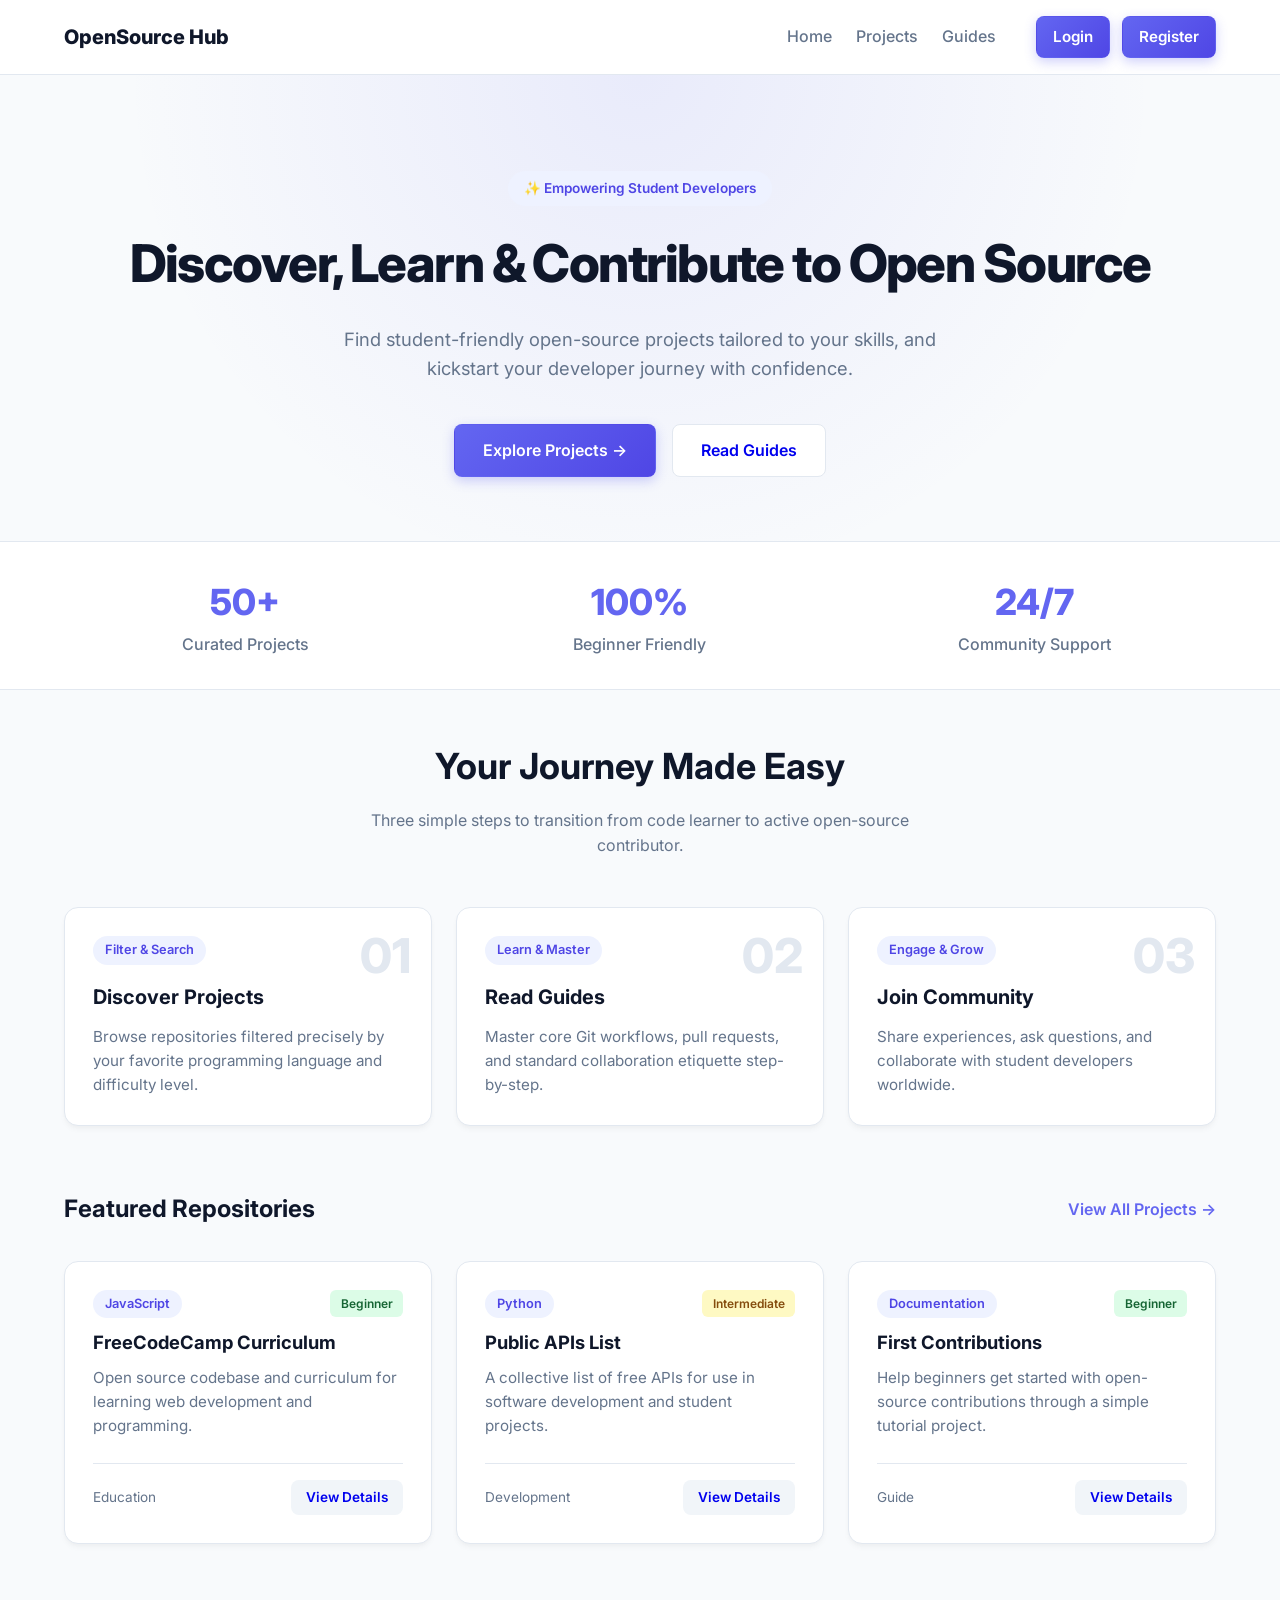
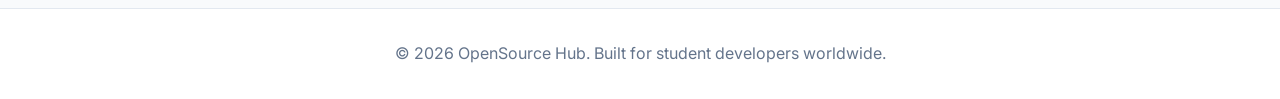
<file: index.html>
<!DOCTYPE html>
<html lang="en">

<head>
  <meta charset="UTF-8">
  <meta name="viewport" content="width=device-width, initial-scale=1.0">
  <title>OpenSource Hub - Discover, Learn & Contribute</title>
  <link rel="preconnect" href="https://fonts.googleapis.com">
  <link href="https://fonts.googleapis.com/css2?family=Inter:wght@400;500;600;700;800&display=swap" rel="stylesheet">
  <link rel="stylesheet" href="css/style.css">
</head>

<body>
  <!-- Navbar injected by navbar.js -->
  <div id="navbar"></div>

  <!-- Hero Section -->
  <section class="hero">
    <div class="container">
      <span class="tag" style="margin-bottom: 1rem; padding: 0.4rem 1rem; font-size: 0.85rem;">✨ Empowering Student Developers</span>
      <h1>Discover, Learn & Contribute to Open Source</h1>
      <p>Find student-friendly open-source projects tailored to your skills, and kickstart your developer journey with confidence.</p>
      <div style="display: flex; gap: 1rem; justify-content: center; align-items: center;">
        <a href="projects.html" class="btn btn-primary" style="text-decoration: none; padding: 0.8rem 1.75rem; font-size: 1rem;">Explore Projects →</a>
        <a href="guides.html" class="btn" style="text-decoration: none; padding: 0.8rem 1.75rem; font-size: 1rem; background: #ffffff; border-color: var(--border);">Read Guides</a>
      </div>
    </div>
  </section>

  <!-- Dynamic Stats Bar -->
  <section style="background: #ffffff; border-top: 1px solid var(--border); border-bottom: 1px solid var(--border); padding: 2rem 0; margin-bottom: 3rem;">
    <div class="container" style="display: grid; grid-template-columns: repeat(auto-fit, minmax(200px, 1fr)); gap: 2rem; text-align: center;">
      <div>
        <h2 style="font-size: 2.25rem; color: var(--primary); font-weight: 800;">50+</h2>
        <p class="text-muted" style="font-weight: 500;">Curated Projects</p>
      </div>
      <div>
        <h2 style="font-size: 2.25rem; color: var(--primary); font-weight: 800;">100%</h2>
        <p class="text-muted" style="font-weight: 500;">Beginner Friendly</p>
      </div>
      <div>
        <h2 style="font-size: 2.25rem; color: var(--primary); font-weight: 800;">24/7</h2>
        <p class="text-muted" style="font-weight: 500;">Community Support</p>
      </div>
    </div>
  </section>

  <!-- Interactive 3-Step Guide Section -->
  <section class="section container" style="margin-bottom: 4rem;">
    <div class="text-center" style="max-width: 600px; margin: 0 auto 3rem;">
      <h2 style="font-size: 2.25rem; margin-bottom: 0.75rem;">Your Journey Made Easy</h2>
      <p class="text-muted">Three simple steps to transition from code learner to active open-source contributor.</p>
    </div>
    <div class="grid">
      <div class="card" style="position: relative; overflow: hidden;">
        <div style="font-size: 3rem; font-weight: 800; color: #e2e8f0; position: absolute; top: 10px; right: 20px; z-index: 0;">01</div>
        <div style="position: relative; z-index: 1;">
          <span class="tag" style="margin-bottom: 1rem;">Filter & Search</span>
          <h3 style="font-size: 1.25rem; margin-bottom: 0.75rem; color: var(--text);">Discover Projects</h3>
          <p class="text-muted" style="font-size: 0.95rem;">Browse repositories filtered precisely by your favorite programming language and difficulty level.</p>
        </div>
      </div>
      <div class="card" style="position: relative; overflow: hidden;">
        <div style="font-size: 3rem; font-weight: 800; color: #e2e8f0; position: absolute; top: 10px; right: 20px; z-index: 0;">02</div>
        <div style="position: relative; z-index: 1;">
          <span class="tag" style="margin-bottom: 1rem;">Learn & Master</span>
          <h3 style="font-size: 1.25rem; margin-bottom: 0.75rem; color: var(--text);">Read Guides</h3>
          <p class="text-muted" style="font-size: 0.95rem;">Master core Git workflows, pull requests, and standard collaboration etiquette step-by-step.</p>
        </div>
      </div>
      <div class="card" style="position: relative; overflow: hidden;">
        <div style="font-size: 3rem; font-weight: 800; color: #e2e8f0; position: absolute; top: 10px; right: 20px; z-index: 0;">03</div>
        <div style="position: relative; z-index: 1;">
          <span class="tag" style="margin-bottom: 1rem;">Engage & Grow</span>
          <h3 style="font-size: 1.25rem; margin-bottom: 0.75rem; color: var(--text);">Join Community</h3>
          <p class="text-muted" style="font-size: 0.95rem;">Share experiences, ask questions, and collaborate with student developers worldwide.</p>
        </div>
      </div>
    </div>
  </section>

  <!-- Featured Projects Preview -->
  <section class="section container" style="margin-bottom: 4rem;">
    <div style="display: flex; justify-content: space-between; align-items: center; margin-bottom: 2rem;">
      <h2>Featured Repositories</h2>
      <a href="projects.html" style="font-weight: 600; text-decoration: none; color: var(--primary);">View All Projects →</a>
    </div>
    <div class="grid">
      <div class="card">
        <div style="display: flex; justify-content: space-between; align-items: start; margin-bottom: 10px;">
          <span class="tag">JavaScript</span>
          <span class="badge badge-beginner">Beginner</span>
        </div>
        <h3 class="card-title" style="font-size: 1.15rem; margin-bottom: 8px;">FreeCodeCamp Curriculum</h3>
        <p class="text-muted" style="font-size: 0.95rem; margin-bottom: 1.5rem;">Open source codebase and curriculum for learning web development and programming.</p>
        <div style="display: flex; justify-content: space-between; align-items: center; border-top: 1px solid var(--border); padding-top: 1rem;">
          <span style="font-size: 0.85rem; color: var(--text-muted);">Education</span>
          <a href="projects.html" class="btn" style="padding: 6px 14px; font-size: 0.85rem; text-decoration: none; background: #f1f5f9;">View Details</a>
        </div>
      </div>
      <div class="card">
        <div style="display: flex; justify-content: space-between; align-items: start; margin-bottom: 10px;">
          <span class="tag">Python</span>
          <span class="badge badge-intermediate">Intermediate</span>
        </div>
        <h3 class="card-title" style="font-size: 1.15rem; margin-bottom: 8px;">Public APIs List</h3>
        <p class="text-muted" style="font-size: 0.95rem; margin-bottom: 1.5rem;">A collective list of free APIs for use in software development and student projects.</p>
        <div style="display: flex; justify-content: space-between; align-items: center; border-top: 1px solid var(--border); padding-top: 1rem;">
          <span style="font-size: 0.85rem; color: var(--text-muted);">Development</span>
          <a href="projects.html" class="btn" style="padding: 6px 14px; font-size: 0.85rem; text-decoration: none; background: #f1f5f9;">View Details</a>
        </div>
      </div>
      <div class="card">
        <div style="display: flex; justify-content: space-between; align-items: start; margin-bottom: 10px;">
          <span class="tag">Documentation</span>
          <span class="badge badge-beginner">Beginner</span>
        </div>
        <h3 class="card-title" style="font-size: 1.15rem; margin-bottom: 8px;">First Contributions</h3>
        <p class="text-muted" style="font-size: 0.95rem; margin-bottom: 1.5rem;">Help beginners get started with open-source contributions through a simple tutorial project.</p>
        <div style="display: flex; justify-content: space-between; align-items: center; border-top: 1px solid var(--border); padding-top: 1rem;">
          <span style="font-size: 0.85rem; color: var(--text-muted);">Guide</span>
          <a href="projects.html" class="btn" style="padding: 6px 14px; font-size: 0.85rem; text-decoration: none; background: #f1f5f9;">View Details</a>
        </div>
      </div>
    </div>
  </section>

  <!-- Footer injected by navbar.js -->
  <div id="footer"></div>

  <script src="js/navbar.js"></script>
</body>

</html>
</file>
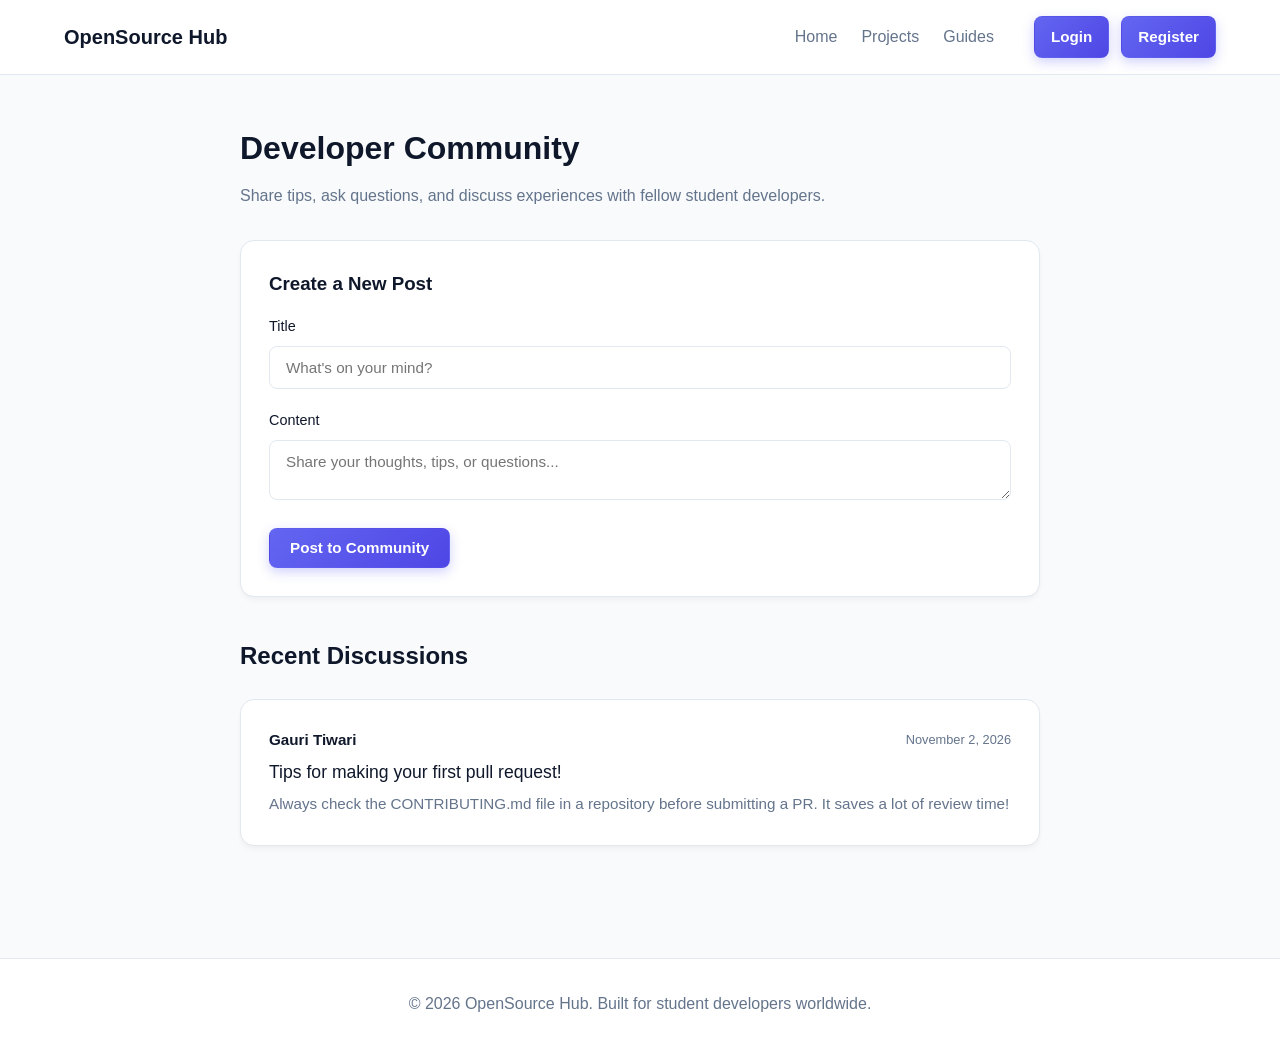
<file: community.html>
<!DOCTYPE html>
<html lang="en">
<head>
    <meta charset="UTF-8">
    <meta name="viewport" content="width=device-width, initial-scale=1.0">
    <title>OpenSource Hub - Community</title>
    <link rel="stylesheet" href="css/style.css">
</head>
<body>
    <div id="navbar"></div>

    <main class="container" style="padding: 3rem 0; max-width: 800px;">
        <h1 style="margin-bottom: 0.5rem;">Developer Community</h1>
        <p class="text-muted" style="margin-bottom: 2rem;">Share tips, ask questions, and discuss experiences with fellow student developers.</p>

        <!-- New Post Form Card -->
        <div class="card" style="margin-bottom: 2.5rem;">
            <h3>Create a New Post</h3>
            <form id="postForm" style="margin-top: 1rem;">
                <div class="form-group">
                    <label for="postTitle">Title</label>
                    <input type="text" id="postTitle" required placeholder="What's on your mind?">
                </div>
                <div class="form-group">
                    <label for="postContent">Content</label>
                    <textarea id="postContent" required placeholder="Share your thoughts, tips, or questions..."></textarea>
                </div>
                <button type="submit" id="postBtn" class="btn btn-primary">Post to Community</button>
            </form>
        </div>

        <!-- Community Posts List Section -->
        <div>
            <h2>Recent Discussions</h2>
            <div id="postsList" style="margin-top: 1.5rem; display: flex; flex-direction: column; gap: 1rem;">
                <!-- Sample Community Post Card -->
                <div class="card">
                    <div style="display: flex; justify-content: space-between; align-items: center; margin-bottom: 6px;">
                        <span style="font-weight: 700; font-size: 0.95rem;">Gauri Tiwari</span>
                        <span style="font-size: 0.8rem; color: var(--text-muted);">November 2, 2026</span>
                    </div>
                    <div class="card-title" style="font-size: 1.1rem; margin-bottom: 6px;">Tips for making your first pull request!</div>
                    <p class="text-muted" style="font-size: 0.95rem; margin-bottom: 0;">Always check the CONTRIBUTING.md file in a repository before submitting a PR. It saves a lot of review time!</p>
                </div>
            </div>
        </div>
    </main>

    <div id="footer"></div>
    <script src="js/navbar.js"></script>
</body>
</html>
</file>
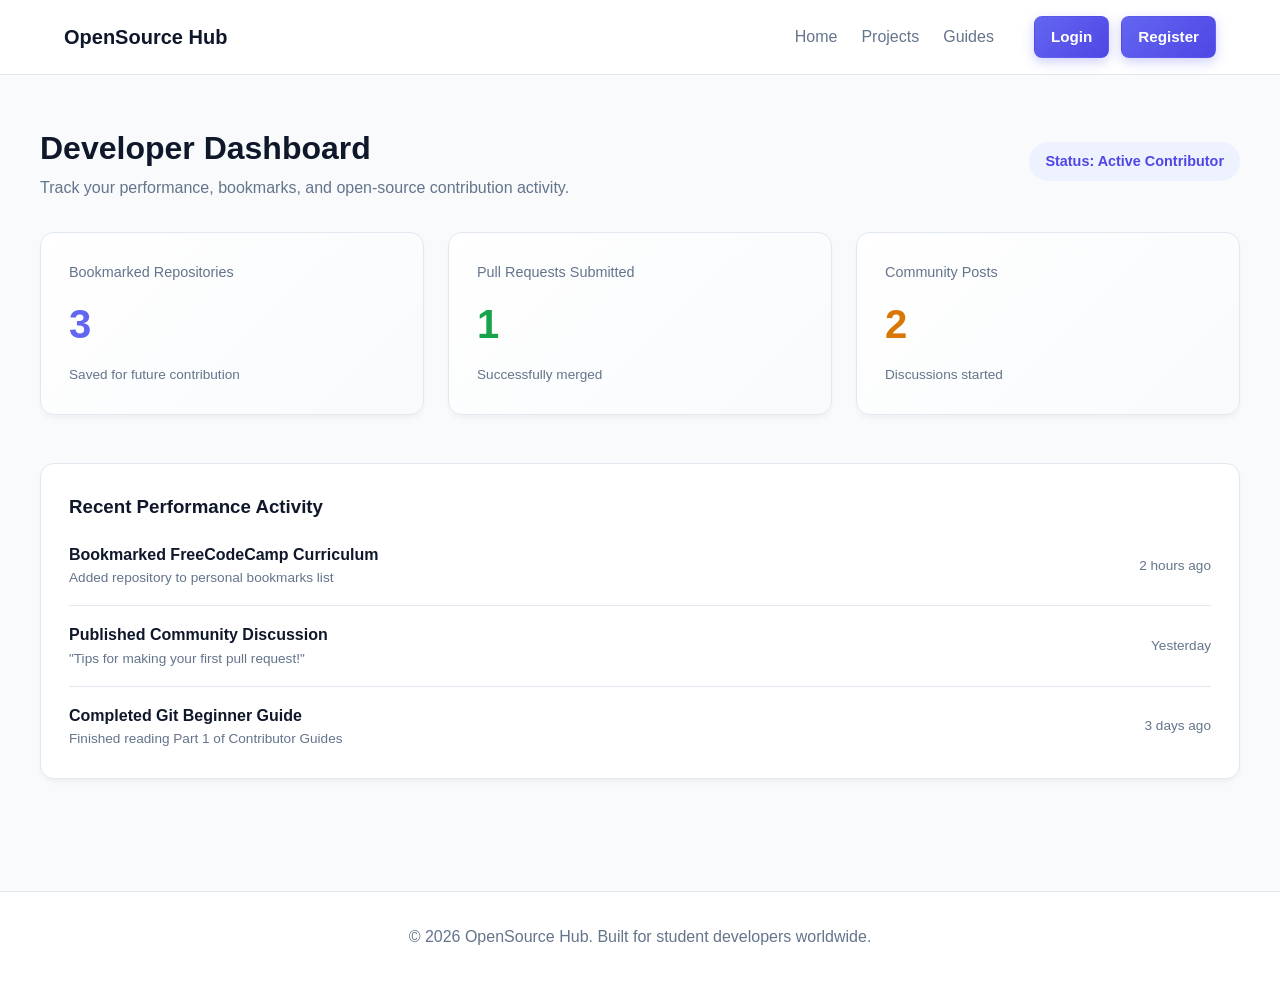
<file: dashboard.html>
<!DOCTYPE html>
<html lang="en">
<head>
    <meta charset="UTF-8">
    <meta name="viewport" content="width=device-width, initial-scale=1.0">
    <title>OpenSource Hub - My Dashboard</title>
    <link rel="stylesheet" href="css/style.css">
</head>
<body>
    <div id="navbar"></div>

    <main class="container" style="padding: 3rem 0;">
        <div style="display: flex; justify-content: space-between; align-items: center; margin-bottom: 2rem;">
            <div>
                <h1>Developer Dashboard</h1>
                <p class="text-muted">Track your performance, bookmarks, and open-source contribution activity.</p>
            </div>
            <span class="tag" style="padding: 0.5rem 1rem; font-size: 0.9rem;">Status: Active Contributor</span>
        </div>

        <!-- Performance Stats Cards Grid -->
        <div class="grid" style="margin-bottom: 3rem;">
            <div class="card" style="background: linear-gradient(135deg, #ffffff 0%, #f8fafc 100%);">
                <p class="text-muted" style="font-size: 0.9rem; font-weight: 500; margin-bottom: 0.5rem;">Bookmarked Repositories</p>
                <h2 style="font-size: 2.5rem; color: var(--primary); font-weight: 800;">3</h2>
                <p style="font-size: 0.85rem; color: var(--text-muted); margin-top: 0.5rem;">Saved for future contribution</p>
            </div>
            <div class="card" style="background: linear-gradient(135deg, #ffffff 0%, #f8fafc 100%);">
                <p class="text-muted" style="font-size: 0.9rem; font-weight: 500; margin-bottom: 0.5rem;">Pull Requests Submitted</p>
                <h2 style="font-size: 2.5rem; color: #16a34a; font-weight: 800;">1</h2>
                <p style="font-size: 0.85rem; color: var(--text-muted); margin-top: 0.5rem;">Successfully merged</p>
            </div>
            <div class="card" style="background: linear-gradient(135deg, #ffffff 0%, #f8fafc 100%);">
                <p class="text-muted" style="font-size: 0.9rem; font-weight: 500; margin-bottom: 0.5rem;">Community Posts</p>
                <h2 style="font-size: 2.5rem; color: #d97706; font-weight: 800;">2</h2>
                <p style="font-size: 0.85rem; color: var(--text-muted); margin-top: 0.5rem;">Discussions started</p>
            </div>
        </div>

        <!-- Recent Activity Section -->
        <div class="card">
            <h3 style="margin-bottom: 1.25rem;">Recent Performance Activity</h3>
            <div style="display: flex; flex-direction: column; gap: 1rem;">
                <div style="display: flex; justify-content: space-between; align-items: center; padding-bottom: 1rem; border-bottom: 1px solid var(--border);">
                    <div>
                        <p style="font-weight: 600;">Bookmarked FreeCodeCamp Curriculum</p>
                        <p class="text-muted" style="font-size: 0.85rem;">Added repository to personal bookmarks list</p>
                    </div>
                    <span style="font-size: 0.85rem; color: var(--text-muted);">2 hours ago</span>
                </div>
                <div style="display: flex; justify-content: space-between; align-items: center; padding-bottom: 1rem; border-bottom: 1px solid var(--border);">
                    <div>
                        <p style="font-weight: 600;">Published Community Discussion</p>
                        <p class="text-muted" style="font-size: 0.85rem;">"Tips for making your first pull request!"</p>
                    </div>
                    <span style="font-size: 0.85rem; color: var(--text-muted);">Yesterday</span>
                </div>
                <div style="display: flex; justify-content: space-between; align-items: center;">
                    <div>
                        <p style="font-weight: 600;">Completed Git Beginner Guide</p>
                        <p class="text-muted" style="font-size: 0.85rem;">Finished reading Part 1 of Contributor Guides</p>
                    </div>
                    <span style="font-size: 0.85rem; color: var(--text-muted);">3 days ago</span>
                </div>
            </div>
        </div>
    </main>

    <div id="footer"></div>
    <script src="js/navbar.js"></script>
</body>
</html>
</file>
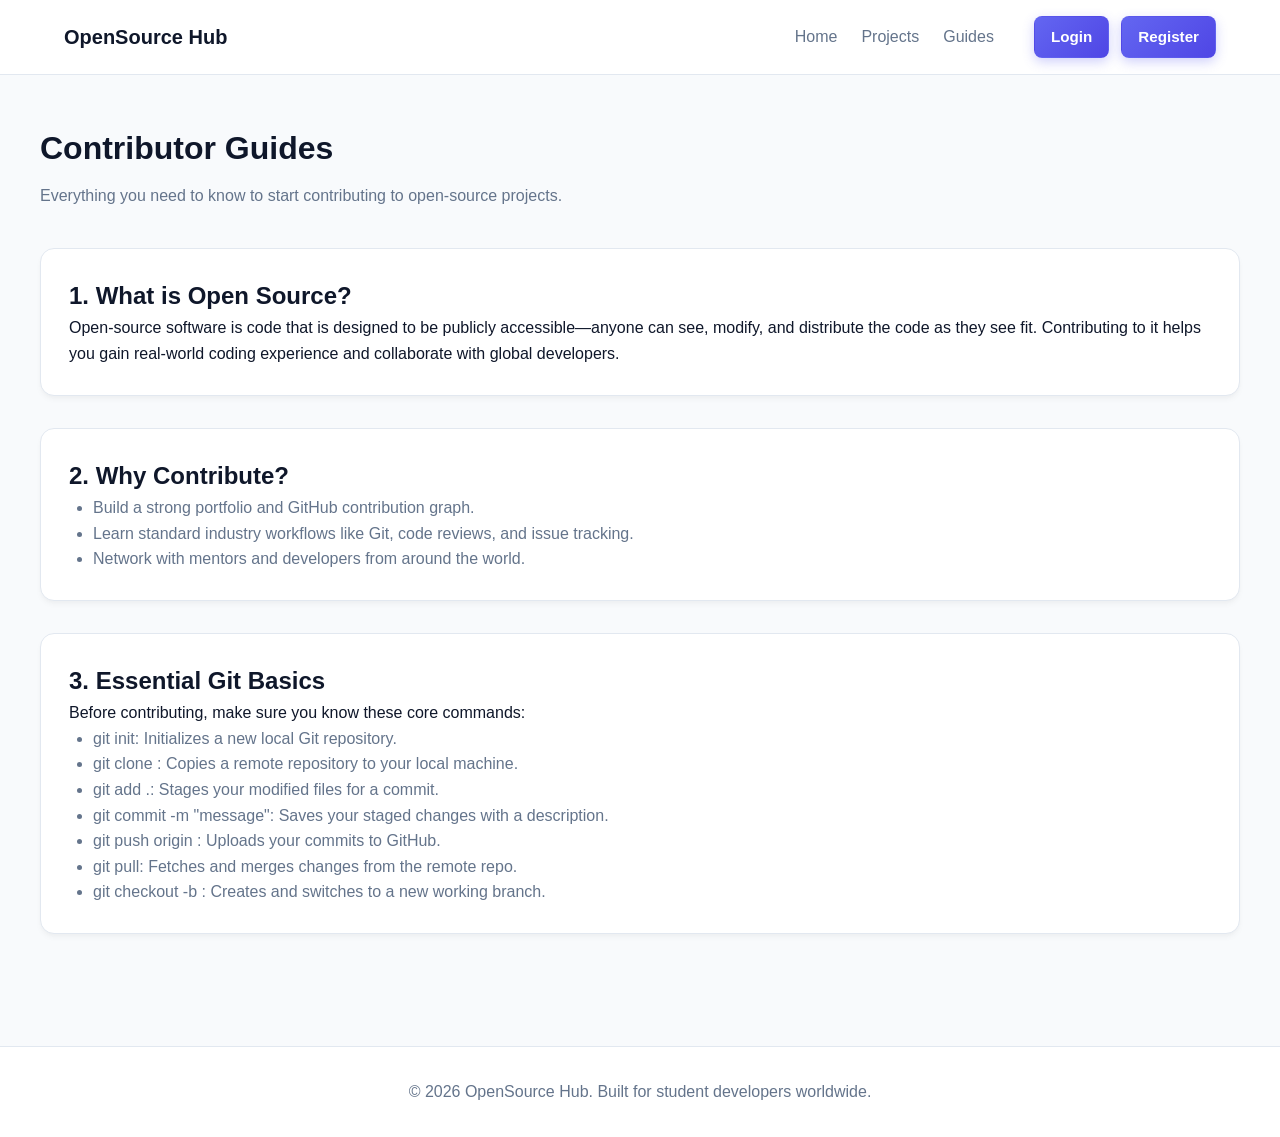
<file: guides.html>
<!DOCTYPE html>
<html lang="en">
<head>
    <meta charset="UTF-8">
    <meta name="viewport" content="width=device-width, initial-scale=1.0">
    <title>OpenSource Hub - Guides</title>
    <link rel="stylesheet" href="css/style.css">
</head>
<body>
    <div id="navbar"></div>

    <main class="container" style="padding: 3rem 0;">
        <h1 style="margin-bottom: 0.5rem;">Contributor Guides</h1>
        <p class="text-muted" style="margin-bottom: 2.5rem;">Everything you need to know to start contributing to open-source projects.</p>

        <div class="card" style="margin-bottom: 2rem;">
            <h2>1. What is Open Source?</h2>
            <p>Open-source software is code that is designed to be publicly accessible—anyone can see, modify, and distribute the code as they see fit. Contributing to it helps you gain real-world coding experience and collaborate with global developers.</p>
        </div>

        <div class="card" style="margin-bottom: 2rem;">
            <h2>2. Why Contribute?</h2>
            <ul style="margin-left: 1.5rem; color: var(--text-muted);">
                <li>Build a strong portfolio and GitHub contribution graph.</li>
                <li>Learn standard industry workflows like Git, code reviews, and issue tracking.</li>
                <li>Network with mentors and developers from around the world.</li>
            </ul>
        </div>

        <div class="card">
            <h2>3. Essential Git Basics</h2>
            <p>Before contributing, make sure you know these core commands:</p>
            <ul style="margin-left: 1.5rem; color: var(--text-muted);">
                <li><code>git init</code>: Initializes a new local Git repository.</li>
                <li><code>git clone <url></code>: Copies a remote repository to your local machine.</li>
                <li><code>git add .</code>: Stages your modified files for a commit.</li>
                <li><code>git commit -m "message"</code>: Saves your staged changes with a description.</li>
                <li><code>git push origin <branch></code>: Uploads your commits to GitHub.</li>
                <li><code>git pull</code>: Fetches and merges changes from the remote repo.</li>
                <li><code>git checkout -b <branch></code>: Creates and switches to a new working branch.</li>
            </ul>
        </div>
    </main>

    <div id="footer"></div>
    <script src="js/navbar.js"></script>
</body>
</html>
</file>
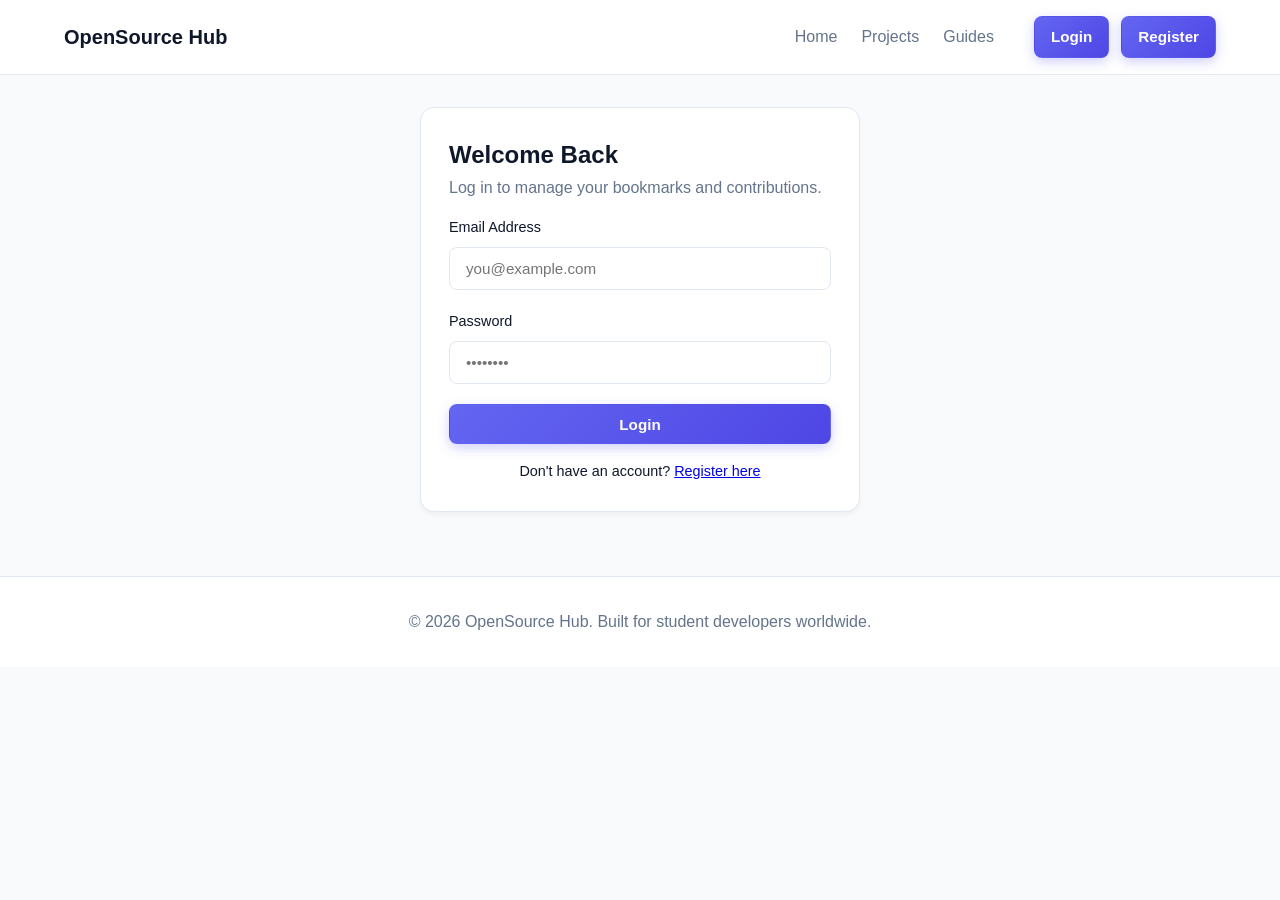
<file: login.html>
<!DOCTYPE html>
<html lang="en">
<head>
    <meta charset="UTF-8">
    <meta name="viewport" content="width=device-width, initial-scale=1.0">
    <title>OpenSource Hub - Login</title>
    <link rel="stylesheet" href="css/style.css">
</head>
<body>
    <div id="navbar"></div>

    <main class="container">
        <div class="card form-card" style="margin-top: 2rem;">
            <h2>Welcome Back</h2>
            <p class="text-muted">Log in to manage your bookmarks and contributions.</p>
            
            <div id="errorMsg" class="error-msg"></div>

            <form id="loginForm">
                <div class="form-group">
                    <label for="email">Email Address</label>
                    <input type="email" id="email" required placeholder="you@example.com">
                </div>
                <div class="form-group">
                    <label for="password">Password</label>
                    <input type="password" id="password" required placeholder="••••••••">
                </div>
                <button type="submit" id="loginBtn" class="btn btn-primary btn-block">Login</button>
            </form>
            <p style="margin-top: 1rem; text-align: center; font-size: 0.9rem;">
                Don't have an account? <a href="register.html">Register here</a>
            </p>
        </div>
    </main>

    <div id="footer"></div>
    <script src="js/navbar.js"></script>
    <script>
    document.getElementById("loginForm").addEventListener("submit", (e) => {
        e.preventDefault();
        // Set logged-in state
        localStorage.setItem("isLoggedIn", "true");
        window.location.href = "dashboard.html";
    });
</script>
</body>
</html>
</file>
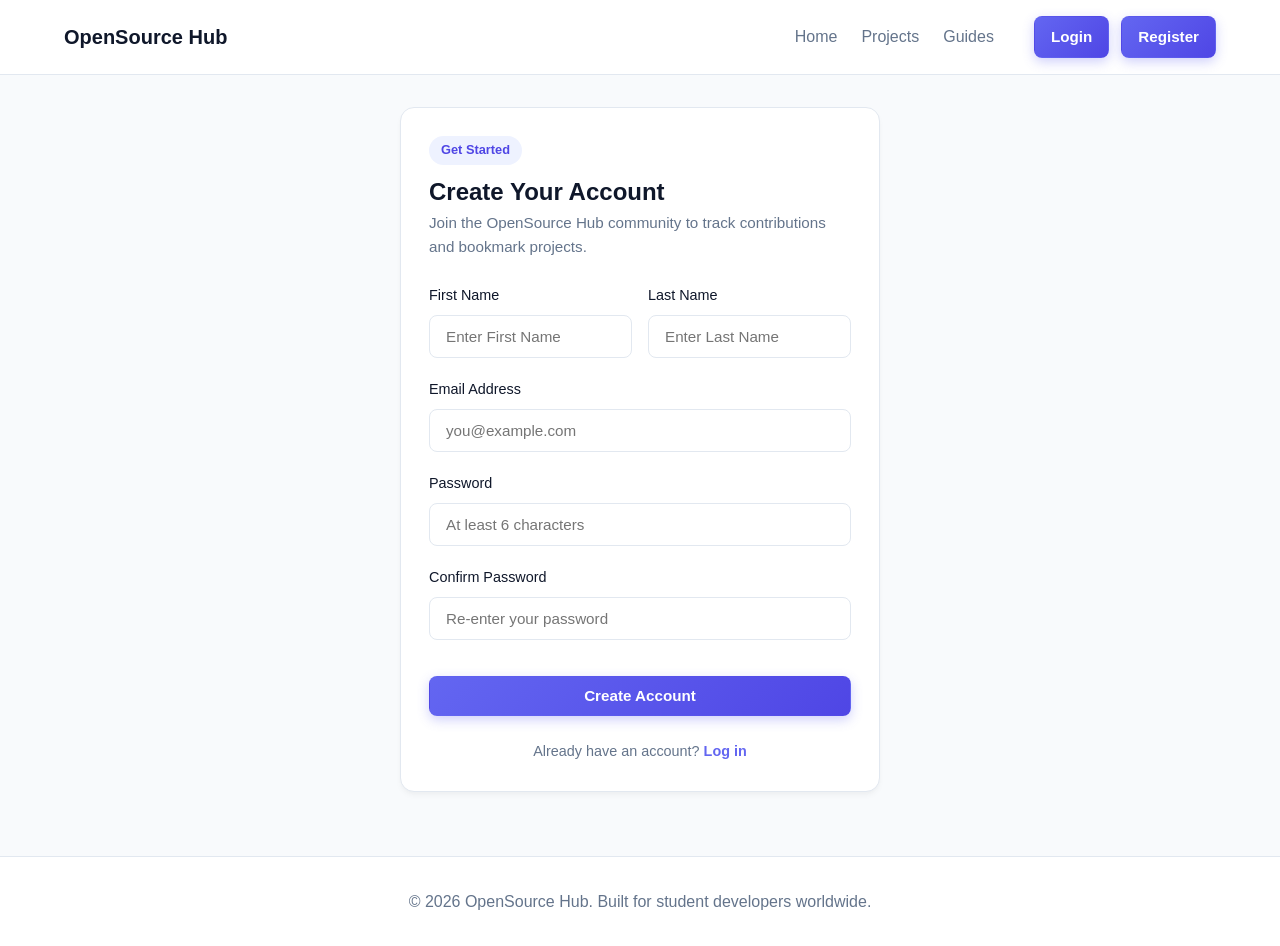
<file: register.html>
<!DOCTYPE html>
<html lang="en">
<head>
    <meta charset="UTF-8">
    <meta name="viewport" content="width=device-width, initial-scale=1.0">
    <title>OpenSource Hub - Create Account</title>
    <link rel="stylesheet" href="css/style.css">
</head>
<body>
    <div id="navbar"></div>

    <main class="container">
        <div class="card form-card" style="margin-top: 2rem; max-width: 480px;">
            <div style="margin-bottom: 1.5rem;">
                <span class="tag" style="margin-bottom: 0.5rem;">Get Started</span>
                <h2>Create Your Account</h2>
                <p class="text-muted" style="font-size: 0.95rem;">Join the OpenSource Hub community to track contributions and bookmark projects.</p>
            </div>
            
            <div id="errorMsg" class="error-msg"></div>

            <form id="registerForm">
                <!-- Name Row (First & Last Name) -->
                <div style="display: grid; grid-template-columns: 1fr 1fr; gap: 1rem;">
                    <div class="form-group">
                        <label for="firstName">First Name</label>
                        <input type="text" id="firstName" required placeholder="Enter First Name">
                    </div>
                    <div class="form-group">
                        <label for="lastName">Last Name</label>
                        <input type="text" id="lastName" required placeholder="Enter Last Name">
                    </div>
                </div>

                <!-- Hidden combined name field for backend compatibility -->
                <input type="hidden" id="name">

                <div class="form-group">
                    <label for="email">Email Address</label>
                    <input type="email" id="email" required placeholder="you@example.com">
                </div>

                <div class="form-group">
                    <label for="password">Password</label>
                    <input type="password" id="password" required placeholder="At least 6 characters">
                </div>

                <div class="form-group">
                    <label for="confirmPassword">Confirm Password</label>
                    <input type="password" id="confirmPassword" required placeholder="Re-enter your password">
                </div>

                <button type="submit" id="registerBtn" class="btn btn-primary btn-block" style="margin-top: 1rem;">Create Account</button>
            </form>

            <p style="margin-top: 1.5rem; text-align: center; font-size: 0.9rem;" class="text-muted">
                Already have an account? <a href="login.html" style="color: var(--primary); font-weight: 600; text-decoration: none;">Log in</a>
            </p>
        </div>
    </main>

    <div id="footer"></div>

    <script>
        // Automatically combine first and last name into the backend 'name' ID on submit
        document.getElementById('registerForm').addEventListener('submit', function(e) {
            const firstName = document.getElementById('firstName').value.trim();
            const lastName = document.getElementById('lastName').value.trim();
            document.getElementById('name').value = `${firstName} ${lastName}`;
        });
    </script>
    <script src="js/navbar.js"></script>
</body>
</html>
</file>
<file: css/style.css>
:root {
    --primary: #6366f1;
    --primary-hover: #4f46e5;
    --bg-main: #f8fafc;
    --card-bg: #ffffff;
    --text: #0f172a;
    --text-muted: #64748b;
    --border: #e2e8f0;
    --radius: 14px;
    --shadow: 0 4px 6px -1px rgba(0, 0, 0, 0.04), 0 2px 4px -1px rgba(0, 0, 0, 0.02);
    --shadow-hover: 0 20px 25px -5px rgba(0, 0, 0, 0.08), 0 10px 10px -5px rgba(0, 0, 0, 0.04);
}

* {
    box-sizing: border-box;
    margin: 0;
    padding: 0;
    font-family: 'Inter', sans-serif;
}

body {
    background-color: var(--bg-main);
    color: var(--text);
    line-height: 1.6;
}

.container {
    max-width: 1200px;
    margin: 0 auto;
    padding: 0 1.5rem;
}

/* Modern Buttons with Gradients */
.btn {
    display: inline-flex;
    align-items: center;
    justify-content: center;
    padding: 0.65rem 1.25rem;
    border-radius: 8px;
    font-weight: 600;
    font-size: 0.95rem;
    cursor: pointer;
    transition: all 0.25s ease;
    border: 1px solid transparent;
    text-decoration: none;
}

.btn-primary {
    background: linear-gradient(135deg, #6366f1 0%, #4f46e5 100%);
    color: #ffffff;
    box-shadow: 0 4px 12px rgba(99, 102, 241, 0.3);
}

.btn-primary:hover {
    transform: translateY(-2px);
    box-shadow: 0 8px 20px rgba(99, 102, 241, 0.4);
}

/* Cards with Floating Hover Effect */
.card {
    background: var(--card-bg);
    border: 1px solid var(--border);
    border-radius: var(--radius);
    padding: 1.75rem;
    box-shadow: var(--shadow);
    transition: transform 0.3s cubic-bezier(0.4, 0, 0.2, 1), box-shadow 0.3s cubic-bezier(0.4, 0, 0.2, 1);
}

.card:hover {
    transform: translateY(-6px);
    box-shadow: var(--shadow-hover);
    border-color: #cbd5e1;
}

/* Bento Grid Layouts */
.bento-grid {
    display: grid;
    grid-template-columns: repeat(3, 1fr);
    gap: 1.5rem;
}

.bento-span-2 {
    grid-column: span 2;
}

@media (max-width: 900px) {
    .bento-grid {
        grid-template-columns: 1fr;
    }
    .bento-span-2 {
        grid-column: span 1;
    }
}

/* Standard Grid */
.grid {
    display: grid;
    grid-template-columns: repeat(auto-fit, minmax(320px, 1fr));
    gap: 1.5rem;
}

/* Hero Section */
.hero {
    padding: 6rem 0 4rem;
    text-align: center;
    background: radial-gradient(circle at top center, rgba(99, 102, 241, 0.1) 0%, transparent 65%);
}

.hero h1 {
    font-size: 3.25rem;
    font-weight: 800;
    letter-spacing: -0.03em;
    margin-bottom: 1.25rem;
    color: var(--text);
}

.hero p {
    font-size: 1.15rem;
    color: var(--text-muted);
    max-width: 600px;
    margin: 0 auto 2.5rem;
}

/* Tags & Badges */
.tag {
    display: inline-block;
    padding: 0.25rem 0.75rem;
    background: #eef2ff;
    color: #4f46e5;
    border-radius: 9999px;
    font-size: 0.8rem;
    font-weight: 600;
}

.badge {
    padding: 0.25rem 0.65rem;
    border-radius: 6px;
    font-size: 0.75rem;
    font-weight: 600;
}

.badge-beginner { background: #dcfce7; color: #166534; }
.badge-intermediate { background: #fef9c3; color: #854d0e; }

/* Forms */
.form-group {
    margin-bottom: 1.25rem;
}

.form-group label {
    display: block;
    margin-bottom: 0.5rem;
    font-weight: 500;
    font-size: 0.9rem;
}

.form-group input, .form-group select, .form-group textarea {
    width: 100%;
    padding: 0.75rem 1rem;
    border: 1px solid var(--border);
    border-radius: 8px;
    font-size: 0.95rem;
    outline: none;
    transition: all 0.2s;
    background: #ffffff;
}

.form-group input:focus, .form-group select:focus, .form-group textarea:focus {
    border-color: var(--primary);
    box-shadow: 0 0 0 4px rgba(99, 102, 241, 0.12);
}

.form-card {
    max-width: 440px;
    margin: 2rem auto;
}

.text-muted { color: var(--text-muted); }
.text-center { text-align: center; }
.btn-block { width: 100%; }
.error-msg { color: #dc2626; font-size: 0.85rem; margin-bottom: 1rem; }

.hidden {
    display: none !important;
}
</file>
